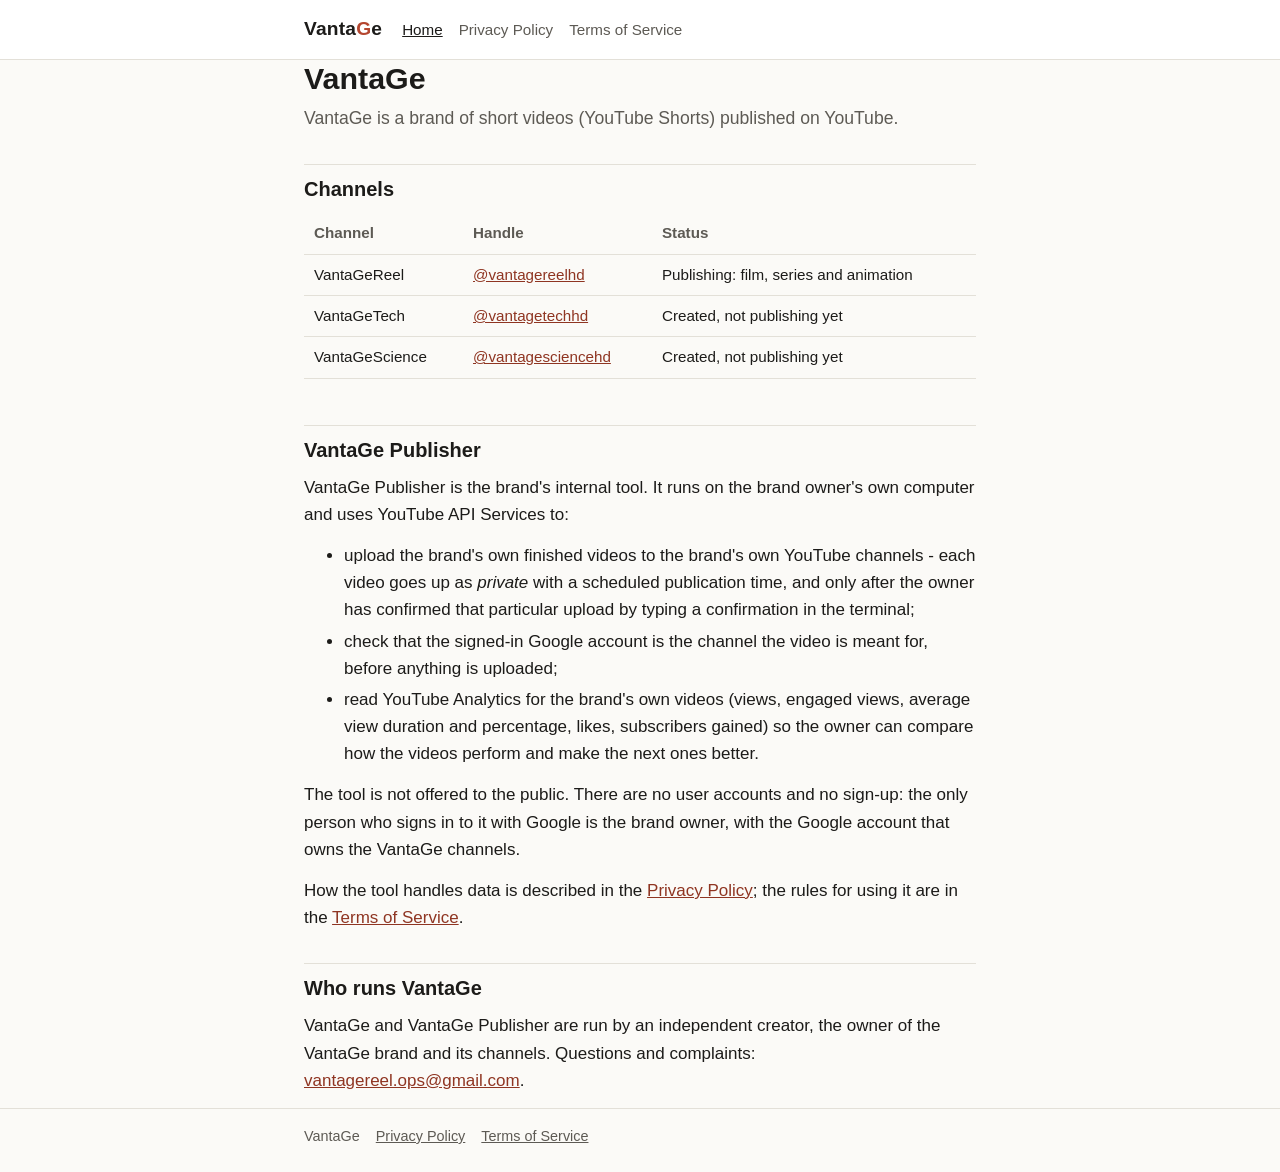
<file: index.html>
<!DOCTYPE html>
<html lang="en">
<head>
<meta charset="utf-8">
<meta name="viewport" content="width=device-width, initial-scale=1">
<meta name="google-site-verification" content="z6uFTtNfViW5tYCCkZWv58AYt6xXutLNzuqLaV-6RfM" />
<title>VantaGe - short videos on YouTube</title>
<meta name="description" content="VantaGe is a brand of short videos on YouTube. VantaGe Publisher is the brand's internal tool for uploading its own videos and reading its own channel analytics.">
<link rel="stylesheet" href="style.css">
</head>
<body>
<header class="site">
  <div class="wrap">
    <a class="brand" href="index.html">Vanta<b>G</b>e</a>
    <nav class="site" aria-label="Site">
      <a href="index.html" aria-current="page">Home</a>
      <a href="privacy.html">Privacy Policy</a>
      <a href="terms.html">Terms of Service</a>
    </nav>
  </div>
</header>
<main class="wrap">
  <h1>VantaGe</h1>
  <p class="lead">VantaGe is a brand of short videos (YouTube Shorts) published on YouTube.</p>

  <h2>Channels</h2>
  <div class="table-wrap">
  <table>
    <tr><th>Channel</th><th>Handle</th><th>Status</th></tr>
    <tr><td>VantaGeReel</td><td><a href="https://www.youtube.com/@vantagereelhd">@vantagereelhd</a></td><td>Publishing: film, series and animation</td></tr>
    <tr><td>VantaGeTech</td><td><a href="https://www.youtube.com/@vantagetechhd">@vantagetechhd</a></td><td>Created, not publishing yet</td></tr>
    <tr><td>VantaGeScience</td><td><a href="https://www.youtube.com/@vantagesciencehd">@vantagesciencehd</a></td><td>Created, not publishing yet</td></tr>
  </table>
  </div>

  <h2>VantaGe Publisher</h2>
  <p>VantaGe Publisher is the brand's internal tool. It runs on the brand owner's own
  computer and uses YouTube API Services to:</p>
  <ul>
    <li>upload the brand's own finished videos to the brand's own YouTube channels - each
    video goes up as <em>private</em> with a scheduled publication time, and only after the
    owner has confirmed that particular upload by typing a confirmation in the terminal;</li>
    <li>check that the signed-in Google account is the channel the video is meant for,
    before anything is uploaded;</li>
    <li>read YouTube Analytics for the brand's own videos (views, engaged views, average
    view duration and percentage, likes, subscribers gained) so the owner can compare how
    the videos perform and make the next ones better.</li>
  </ul>
  <p>The tool is not offered to the public. There are no user accounts and no sign-up:
  the only person who signs in to it with Google is the brand owner, with the Google
  account that owns the VantaGe channels.</p>
  <p>How the tool handles data is described in the <a href="privacy.html">Privacy Policy</a>;
  the rules for using it are in the <a href="terms.html">Terms of Service</a>.</p>

  <h2>Who runs VantaGe</h2>
  <p>VantaGe and VantaGe Publisher are run by an independent creator, the owner of the
  VantaGe brand and its channels. Questions and complaints:
  <a href="mailto:vantagereel.ops@gmail.com">vantagereel.ops@gmail.com</a>.</p>
</main>
<footer class="site">
  <div class="wrap">
    <span>VantaGe</span>
    <a href="privacy.html">Privacy Policy</a>
    <a href="terms.html">Terms of Service</a>
  </div>
</footer>
</body>
</html>
</file>
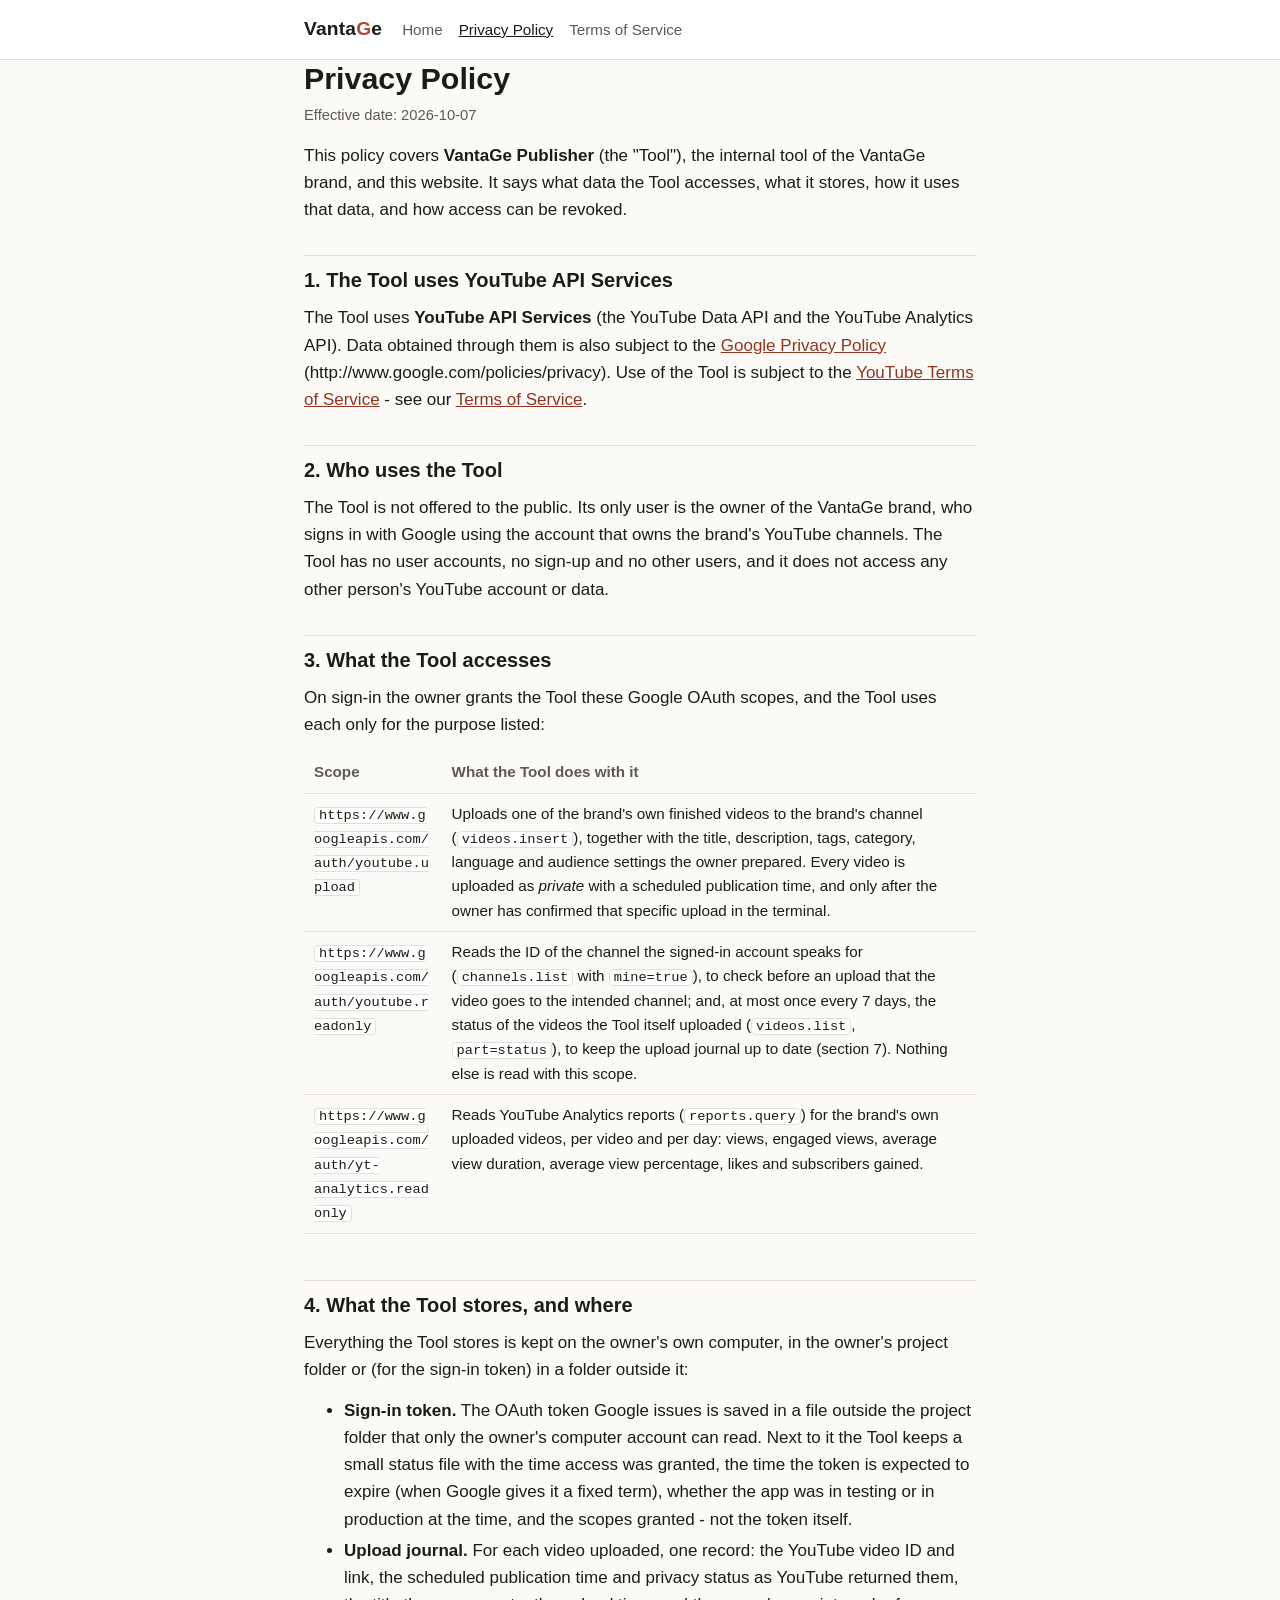
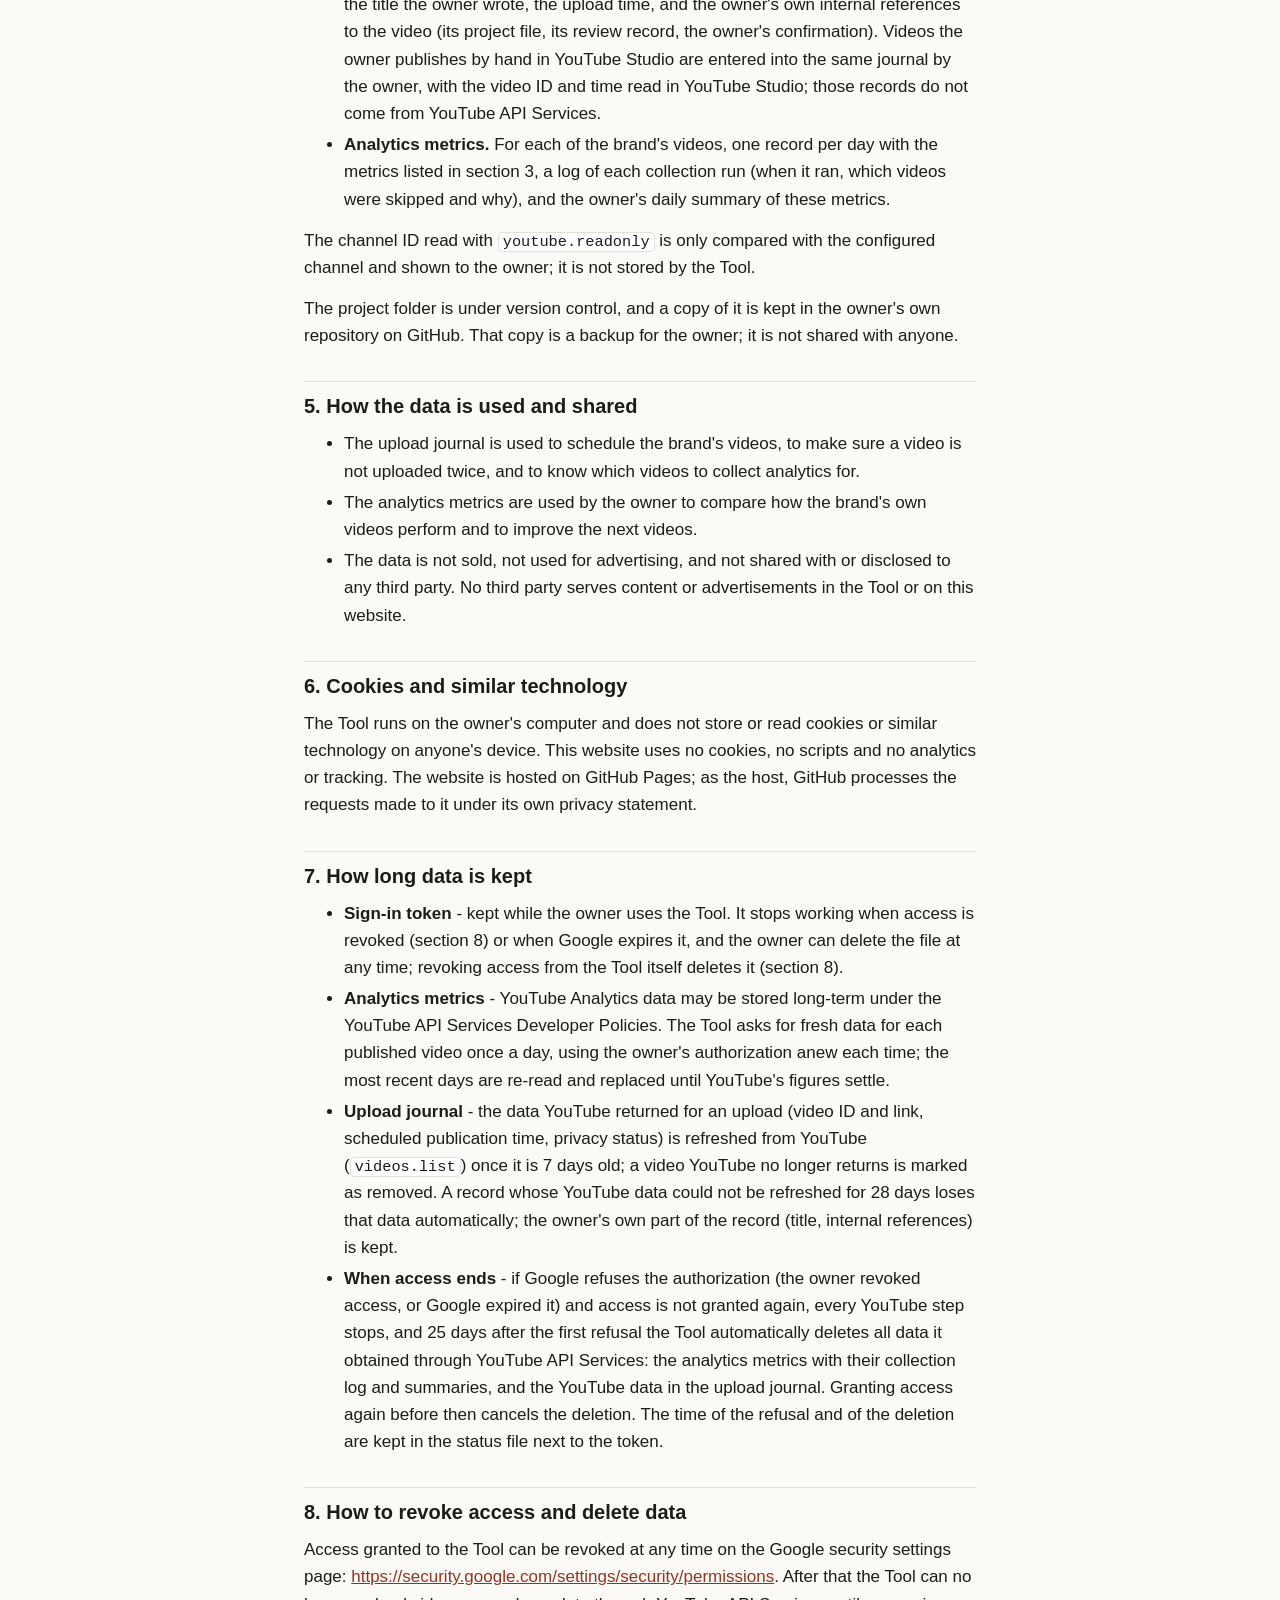
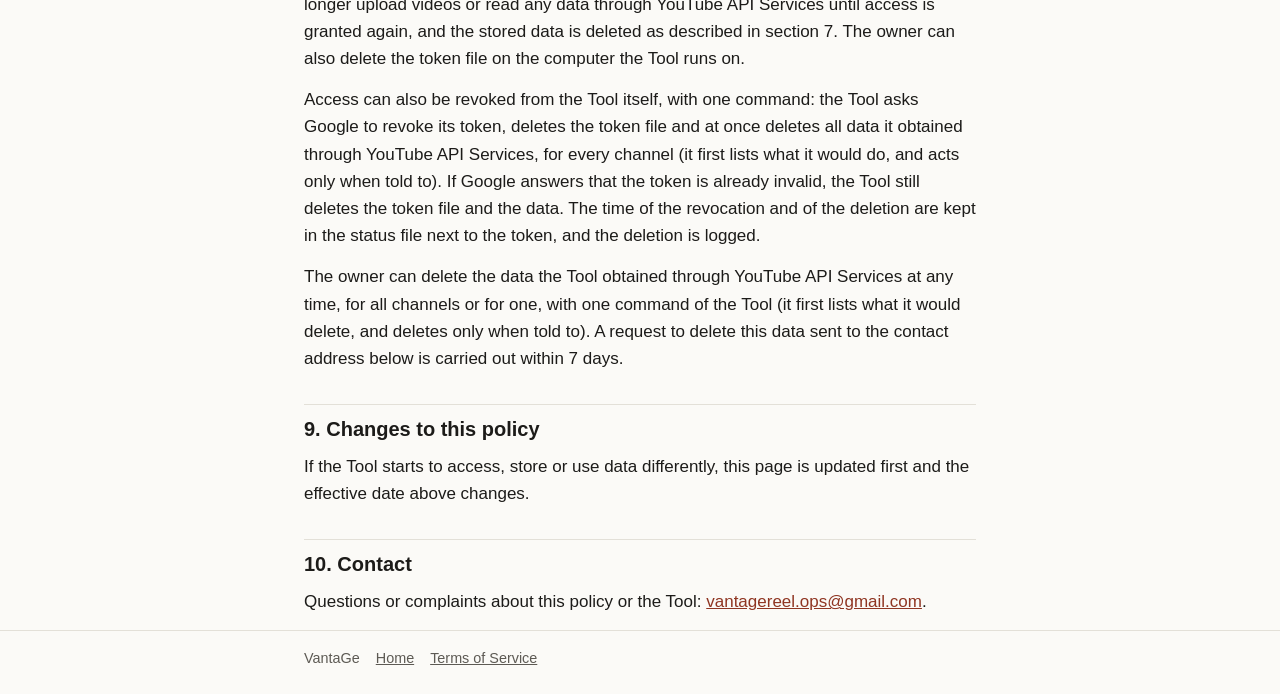
<file: privacy.html>
<!DOCTYPE html>
<html lang="en">
<head>
<meta charset="utf-8">
<meta name="viewport" content="width=device-width, initial-scale=1">
<title>Privacy Policy - VantaGe</title>
<meta name="description" content="How VantaGe Publisher, the internal tool of the VantaGe brand, accesses, uses and stores data from YouTube API Services.">
<link rel="stylesheet" href="style.css">
</head>
<body>
<header class="site">
  <div class="wrap">
    <a class="brand" href="index.html">Vanta<b>G</b>e</a>
    <nav class="site" aria-label="Site">
      <a href="index.html">Home</a>
      <a href="privacy.html" aria-current="page">Privacy Policy</a>
      <a href="terms.html">Terms of Service</a>
    </nav>
  </div>
</header>
<main class="wrap">
  <h1>Privacy Policy</h1>
  <p class="meta">Effective date: 2026-10-07</p>

  <p>This policy covers <strong>VantaGe Publisher</strong> (the "Tool"), the internal tool of
  the VantaGe brand, and this website. It says what data the Tool accesses, what it stores,
  how it uses that data, and how access can be revoked.</p>

  <h2>1. The Tool uses YouTube API Services</h2>
  <p>The Tool uses <strong>YouTube API Services</strong> (the YouTube Data API and the YouTube
  Analytics API). Data obtained through them is also subject to the
  <a href="http://www.google.com/policies/privacy">Google Privacy Policy</a>
  (http://www.google.com/policies/privacy). Use of the Tool is subject to the
  <a href="https://www.youtube.com/t/terms">YouTube Terms of Service</a> - see our
  <a href="terms.html">Terms of Service</a>.</p>

  <h2>2. Who uses the Tool</h2>
  <p>The Tool is not offered to the public. Its only user is the owner of the VantaGe brand,
  who signs in with Google using the account that owns the brand's YouTube channels. The
  Tool has no user accounts, no sign-up and no other users, and it does not access any other
  person's YouTube account or data.</p>

  <h2>3. What the Tool accesses</h2>
  <p>On sign-in the owner grants the Tool these Google OAuth scopes, and the Tool uses each
  only for the purpose listed:</p>
  <div class="table-wrap">
  <table>
    <tr><th>Scope</th><th>What the Tool does with it</th></tr>
    <tr>
      <td><code>https://www.googleapis.com/auth/youtube.upload</code></td>
      <td>Uploads one of the brand's own finished videos to the brand's channel
      (<code>videos.insert</code>), together with the title, description, tags, category,
      language and audience settings the owner prepared. Every video is uploaded as
      <em>private</em> with a scheduled publication time, and only after the owner has
      confirmed that specific upload in the terminal.</td>
    </tr>
    <tr>
      <td><code>https://www.googleapis.com/auth/youtube.readonly</code></td>
      <td>Reads the ID of the channel the signed-in account speaks for
      (<code>channels.list</code> with <code>mine=true</code>), to check before an upload that
      the video goes to the intended channel; and, at most once every 7 days, the status of
      the videos the Tool itself uploaded (<code>videos.list</code>, <code>part=status</code>),
      to keep the upload journal up to date (section 7). Nothing else is read with this
      scope.</td>
    </tr>
    <tr>
      <td><code>https://www.googleapis.com/auth/yt-analytics.readonly</code></td>
      <td>Reads YouTube Analytics reports (<code>reports.query</code>) for the brand's own
      uploaded videos, per video and per day: views, engaged views, average view duration,
      average view percentage, likes and subscribers gained.</td>
    </tr>
  </table>
  </div>

  <h2>4. What the Tool stores, and where</h2>
  <p>Everything the Tool stores is kept on the owner's own computer, in the owner's project
  folder or (for the sign-in token) in a folder outside it:</p>
  <ul>
    <li><strong>Sign-in token.</strong> The OAuth token Google issues is saved in a file outside
    the project folder that only the owner's computer account can read. Next to it the Tool
    keeps a small status file with the time access was granted, the time the token is expected
    to expire (when Google gives it a fixed term), whether the app was in testing or in
    production at the time, and the scopes granted - not the token itself.</li>
    <li><strong>Upload journal.</strong> For each video uploaded, one record: the YouTube video
    ID and link, the scheduled publication time and privacy status as YouTube returned them,
    the title the owner wrote, the upload time, and the owner's own internal references to
    the video (its project file, its review record, the owner's confirmation). Videos the
    owner publishes by hand in YouTube Studio are entered into the same journal by the owner,
    with the video ID and time read in YouTube Studio; those records do not come from YouTube
    API Services.</li>
    <li><strong>Analytics metrics.</strong> For each of the brand's videos, one record per day
    with the metrics listed in section 3, a log of each collection run (when it ran, which
    videos were skipped and why), and the owner's daily summary of these metrics.</li>
  </ul>
  <p>The channel ID read with <code>youtube.readonly</code> is only compared with the
  configured channel and shown to the owner; it is not stored by the Tool.</p>
  <p>The project folder is under version control, and a copy of it is kept in the owner's
  own repository on GitHub. That copy is a backup for the owner; it is not shared with
  anyone.</p>

  <h2>5. How the data is used and shared</h2>
  <ul>
    <li>The upload journal is used to schedule the brand's videos, to make sure a video is not
    uploaded twice, and to know which videos to collect analytics for.</li>
    <li>The analytics metrics are used by the owner to compare how the brand's own videos
    perform and to improve the next videos.</li>
    <li>The data is not sold, not used for advertising, and not shared with or disclosed to
    any third party. No third party serves content or advertisements in the Tool or on this
    website.</li>
  </ul>

  <h2>6. Cookies and similar technology</h2>
  <p>The Tool runs on the owner's computer and does not store or read cookies or similar
  technology on anyone's device. This website uses no cookies, no scripts and no analytics
  or tracking. The website is hosted on GitHub Pages; as the host, GitHub processes the
  requests made to it under its own privacy statement.</p>

  <h2>7. How long data is kept</h2>
  <ul>
    <li><strong>Sign-in token</strong> - kept while the owner uses the Tool. It stops working
    when access is revoked (section 8) or when Google expires it, and the owner can delete the
    file at any time; revoking access from the Tool itself deletes it (section 8).</li>
    <li><strong>Analytics metrics</strong> - YouTube Analytics data may be stored long-term
    under the YouTube API Services Developer Policies. The Tool asks for fresh data for each
    published video once a day, using the owner's authorization anew each time; the most
    recent days are re-read and replaced until YouTube's figures settle.</li>
    <li><strong>Upload journal</strong> - the data YouTube returned for an upload (video ID and
    link, scheduled publication time, privacy status) is refreshed from YouTube
    (<code>videos.list</code>) once it is 7 days old; a video YouTube no longer returns is
    marked as removed. A record whose YouTube data could not be refreshed for 28 days loses
    that data automatically; the owner's own part of the record (title, internal references)
    is kept.</li>
    <li><strong>When access ends</strong> - if Google refuses the authorization (the owner
    revoked access, or Google expired it) and access is not granted again, every YouTube step
    stops, and 25 days after the first refusal the Tool automatically deletes all data it
    obtained through YouTube API Services: the analytics metrics with their collection log
    and summaries, and the YouTube data in the upload journal. Granting access again before
    then cancels the deletion. The time of the refusal and of the deletion are kept in the
    status file next to the token.</li>
  </ul>

  <h2>8. How to revoke access and delete data</h2>
  <p>Access granted to the Tool can be revoked at any time on the Google security settings
  page: <a href="https://security.google.com/settings/security/permissions">https://security.google.com/settings/security/permissions</a>.
  After that the Tool can no longer upload videos or read any data through YouTube API
  Services until access is granted again, and the stored data is deleted as described in
  section 7. The owner can also delete the token file on the computer the Tool runs on.</p>
  <p>Access can also be revoked from the Tool itself, with one command: the Tool asks Google
  to revoke its token, deletes the token file and at once deletes all data it obtained
  through YouTube API Services, for every channel (it first lists what it would do, and acts
  only when told to). If Google answers that the token is already invalid, the Tool still
  deletes the token file and the data. The time of the revocation and of the deletion are
  kept in the status file next to the token, and the deletion is logged.</p>
  <p>The owner can delete the data the Tool obtained through YouTube API Services at any time,
  for all channels or for one, with one command of the Tool (it first lists what it would
  delete, and deletes only when told to). A request to delete this data sent to the contact
  address below is carried out within 7 days.</p>

  <h2>9. Changes to this policy</h2>
  <p>If the Tool starts to access, store or use data differently, this page is updated first
  and the effective date above changes.</p>

  <h2>10. Contact</h2>
  <p>Questions or complaints about this policy or the Tool:
  <a href="mailto:vantagereel.ops@gmail.com">vantagereel.ops@gmail.com</a>.</p>
</main>
<footer class="site">
  <div class="wrap">
    <span>VantaGe</span>
    <a href="index.html">Home</a>
    <a href="terms.html">Terms of Service</a>
  </div>
</footer>
</body>
</html>
</file>
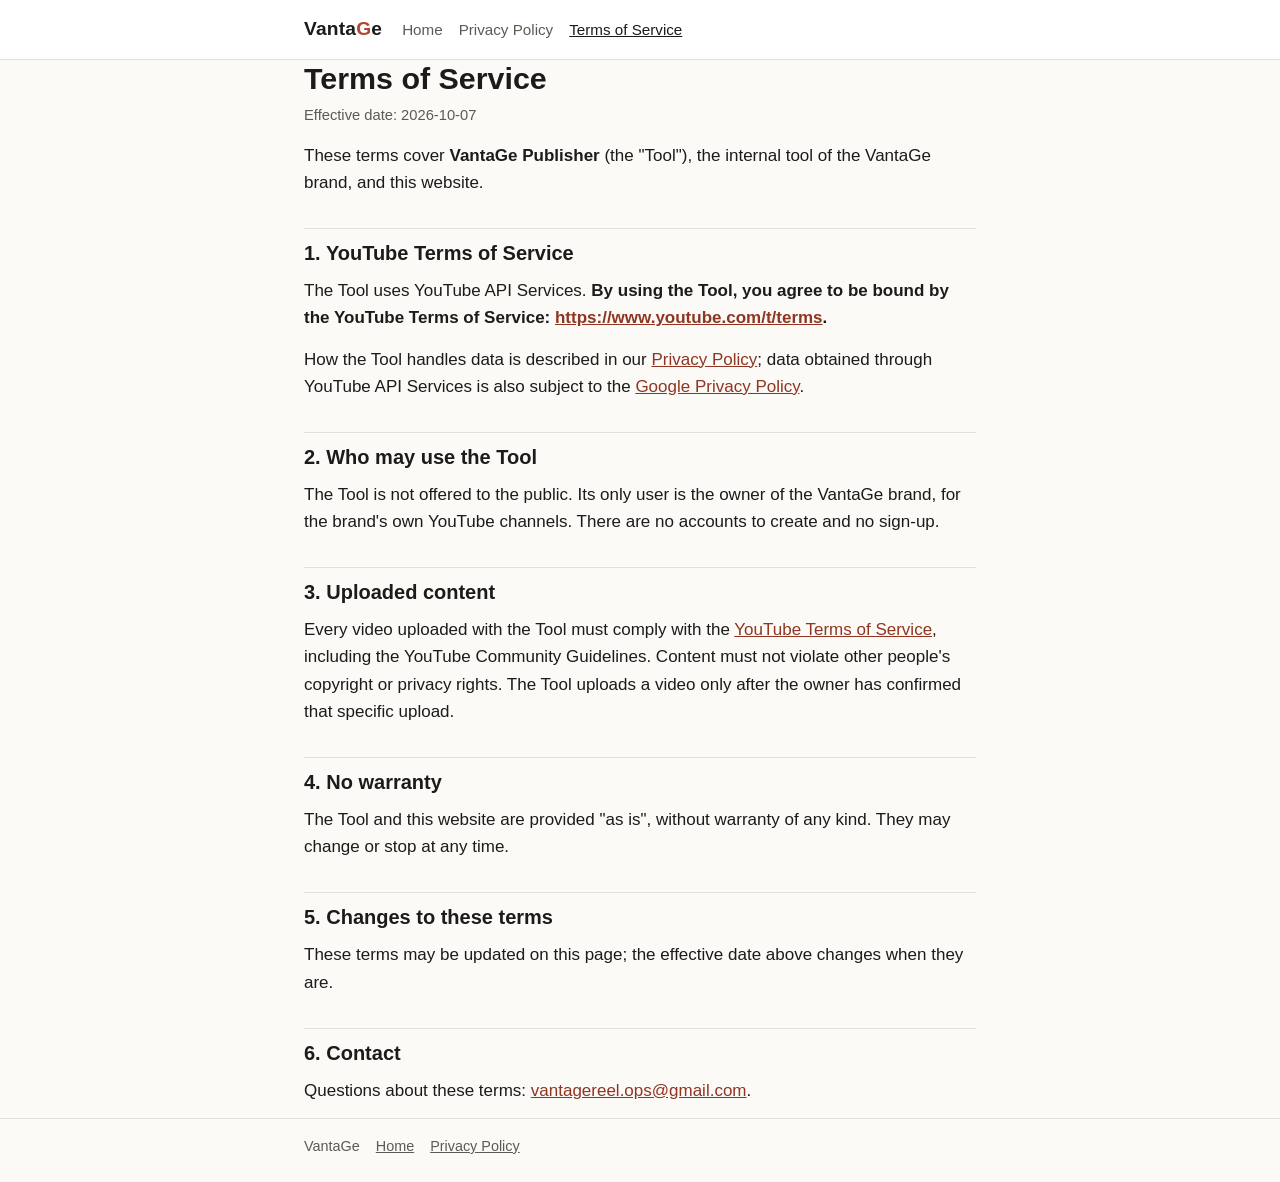
<file: terms.html>
<!DOCTYPE html>
<html lang="en">
<head>
<meta charset="utf-8">
<meta name="viewport" content="width=device-width, initial-scale=1">
<title>Terms of Service - VantaGe</title>
<meta name="description" content="Terms of use of VantaGe Publisher, the internal tool of the VantaGe brand, and of this website.">
<link rel="stylesheet" href="style.css">
</head>
<body>
<header class="site">
  <div class="wrap">
    <a class="brand" href="index.html">Vanta<b>G</b>e</a>
    <nav class="site" aria-label="Site">
      <a href="index.html">Home</a>
      <a href="privacy.html">Privacy Policy</a>
      <a href="terms.html" aria-current="page">Terms of Service</a>
    </nav>
  </div>
</header>
<main class="wrap">
  <h1>Terms of Service</h1>
  <p class="meta">Effective date: 2026-10-07</p>

  <p>These terms cover <strong>VantaGe Publisher</strong> (the "Tool"), the internal tool of
  the VantaGe brand, and this website.</p>

  <h2>1. YouTube Terms of Service</h2>
  <p>The Tool uses YouTube API Services. <strong>By using the Tool, you agree to be bound by
  the YouTube Terms of Service:
  <a href="https://www.youtube.com/t/terms">https://www.youtube.com/t/terms</a>.</strong></p>
  <p>How the Tool handles data is described in our <a href="privacy.html">Privacy Policy</a>;
  data obtained through YouTube API Services is also subject to the
  <a href="http://www.google.com/policies/privacy">Google Privacy Policy</a>.</p>

  <h2>2. Who may use the Tool</h2>
  <p>The Tool is not offered to the public. Its only user is the owner of the VantaGe brand,
  for the brand's own YouTube channels. There are no accounts to create and no sign-up.</p>

  <h2>3. Uploaded content</h2>
  <p>Every video uploaded with the Tool must comply with the
  <a href="https://www.youtube.com/t/terms">YouTube Terms of Service</a>, including the YouTube
  Community Guidelines. Content must not violate other people's copyright or privacy rights.
  The Tool uploads a video only after the owner has confirmed that specific upload.</p>

  <h2>4. No warranty</h2>
  <p>The Tool and this website are provided "as is", without warranty of any kind. They may
  change or stop at any time.</p>

  <h2>5. Changes to these terms</h2>
  <p>These terms may be updated on this page; the effective date above changes when they
  are.</p>

  <h2>6. Contact</h2>
  <p>Questions about these terms:
  <a href="mailto:vantagereel.ops@gmail.com">vantagereel.ops@gmail.com</a>.</p>
</main>
<footer class="site">
  <div class="wrap">
    <span>VantaGe</span>
    <a href="index.html">Home</a>
    <a href="privacy.html">Privacy Policy</a>
  </div>
</footer>
</body>
</html>
</file>
<file: style.css>
/* VantaGe site - one stylesheet for every page. No web fonts, no external
   resources, no scripts: the pages are plain documents. */
:root {
  --bg: #fbfaf7;
  --surface: #ffffff;
  --text: #1c1b19;
  --muted: #5d5a54;
  --line: #e3e0d8;
  --accent: #b4462f;
  --accent-text: #8f3522;
  color-scheme: light dark;
}
@media (prefers-color-scheme: dark) {
  :root {
    --bg: #141412;
    --surface: #1c1c19;
    --text: #ecebe6;
    --muted: #a7a49c;
    --line: #34332f;
    --accent: #e0725a;
    --accent-text: #ef9a86;
  }
}
* { box-sizing: border-box; }
html { -webkit-text-size-adjust: 100%; }
body {
  margin: 0;
  background: var(--bg);
  color: var(--text);
  font: 17px/1.6 -apple-system, BlinkMacSystemFont, "Segoe UI", Roboto, "Helvetica Neue", Arial, sans-serif;
}
.wrap { max-width: 44rem; margin: 0 auto; padding: 0 16px; }
header.site {
  border-bottom: 1px solid var(--line);
  background: var(--surface);
}
header.site .wrap {
  display: flex; flex-wrap: wrap; align-items: baseline; gap: 4px 20px;
  padding-top: 14px; padding-bottom: 14px;
}
.brand { font-weight: 700; font-size: 1.2rem; letter-spacing: 0.01em; color: var(--text); text-decoration: none; }
.brand b { color: var(--accent); }
nav.site { display: flex; flex-wrap: wrap; gap: 4px 16px; font-size: 0.95rem; }
nav.site a { color: var(--muted); text-decoration: none; }
nav.site a:hover, nav.site a[aria-current="page"] { color: var(--text); text-decoration: underline; }
main { padding-top: 28px; padding-bottom: 40px; }
h1 { font-size: 1.9rem; line-height: 1.2; margin: 0 0 8px; }
h2 { font-size: 1.25rem; margin: 32px 0 8px; padding-top: 8px; border-top: 1px solid var(--line); }
h3 { font-size: 1.05rem; margin: 20px 0 6px; }
p, ul, ol, table { margin: 0 0 14px; }
li { margin-bottom: 4px; }
a { color: var(--accent-text); overflow-wrap: anywhere; }
.lead { font-size: 1.1rem; color: var(--muted); }
.meta { color: var(--muted); font-size: 0.92rem; }
code { font: 0.9em ui-monospace, SFMono-Regular, Menlo, Consolas, monospace; background: var(--surface); border: 1px solid var(--line); border-radius: 4px; padding: 0 4px; overflow-wrap: anywhere; }
.table-wrap { overflow-x: auto; }
table { border-collapse: collapse; width: 100%; font-size: 0.95rem; }
th, td { text-align: left; vertical-align: top; padding: 8px 10px; border-bottom: 1px solid var(--line); }
th { color: var(--muted); font-weight: 600; }
.card { background: var(--surface); border: 1px solid var(--line); border-radius: 8px; padding: 14px 16px; margin: 0 0 14px; }
footer.site { border-top: 1px solid var(--line); color: var(--muted); font-size: 0.9rem; }
footer.site .wrap { padding-top: 16px; padding-bottom: 24px; display: flex; flex-wrap: wrap; gap: 4px 16px; }
footer.site a { color: var(--muted); }
</file>
